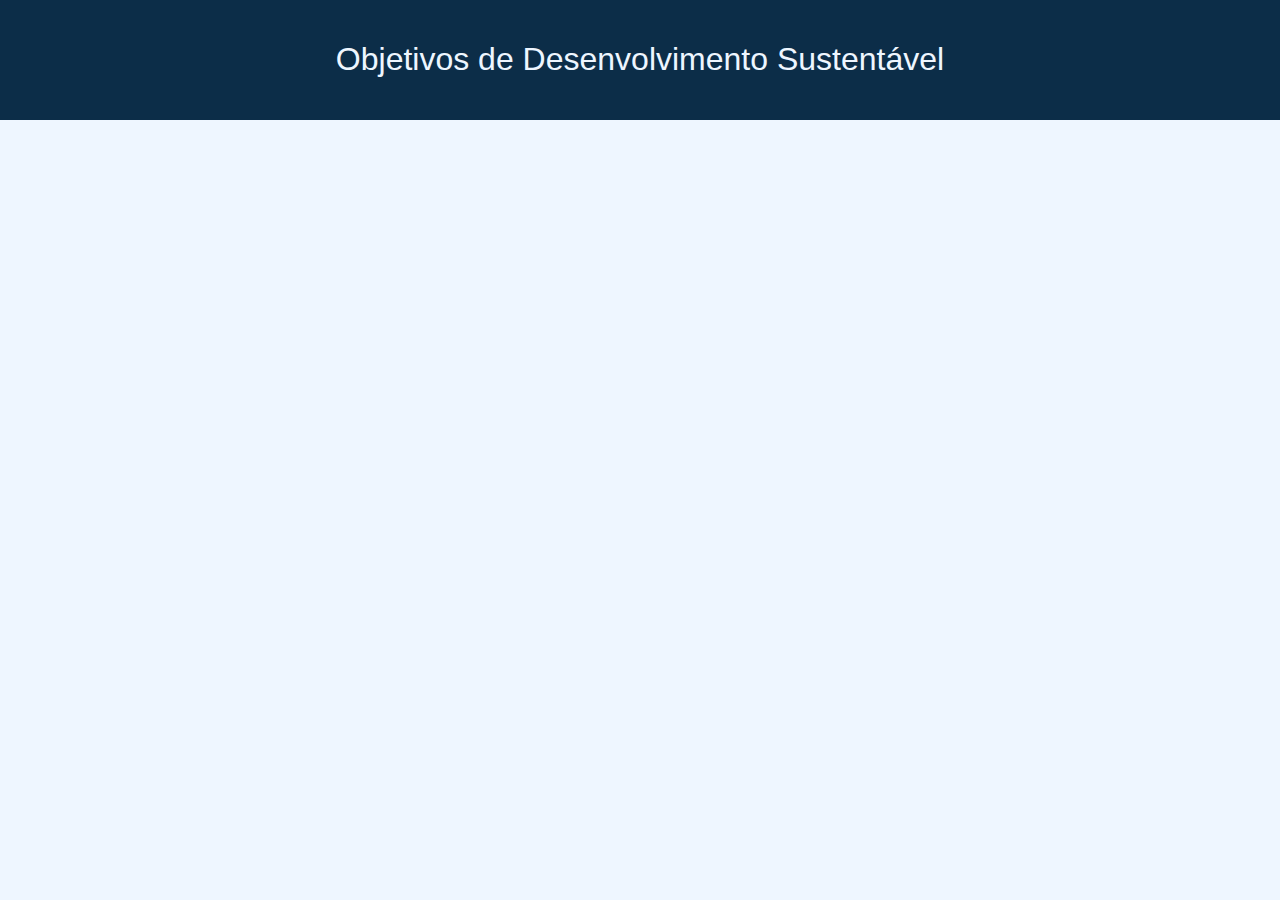
<file: index.html>
<!DOCTYPE html>
<html lang="en">
<head>
    <meta charset="UTF-8">
    <meta name="viewport" content="width=device-width, initial-scale=1.0">
    <link rel="stylesheet" href="index.css">
    <title>ODS</title>
</head>
<body>
    <header>
        <h1>Objetivos de Desenvolvimento Sustentável</h1>
    </header>
</body>
</html>
</file>
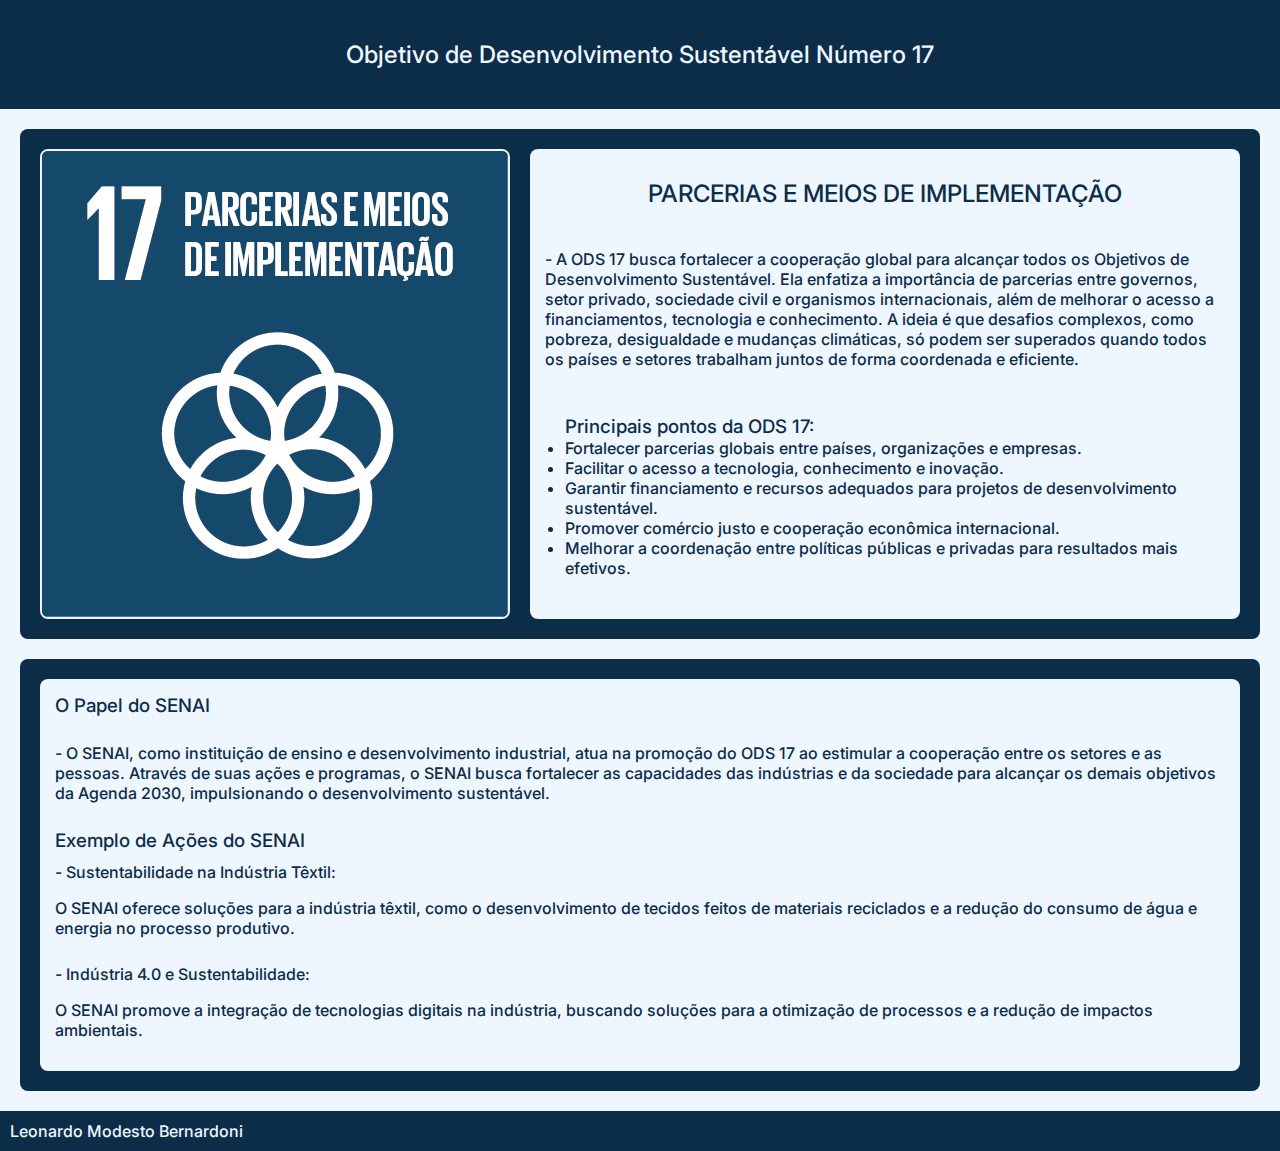
<file: ods17.html>
<!DOCTYPE html>
<html lang="en">
<head>
    <meta charset="UTF-8">
    <meta name="viewport" content="width=device-width, initial-scale=1.0">
    <link rel="preconnect" href="https://fonts.gstatic.com" crossorigin>
    <link href="https://fonts.googleapis.com/css2?family=Inter:ital,opsz,wght@0,14..32,100..900;1,14..32,100..900&display=swap" rel="stylesheet">
    <link rel="stylesheet" href="index.css">
    <title>ODS 17 - Leomb - Senai</title>
</head>
<body>
    <header>
        <h2>Objetivo de Desenvolvimento Sustentável Número 17</h2>
    </header>
    <main id="main-pg2">
        <div class="ods-container-pg2">
            <img src="images/ods17.png" alt="ods17">
            <div class="ods-container-2-pg2">
                <h2>PARCERIAS E MEIOS DE IMPLEMENTAÇÃO</h2>
                <p>- A ODS 17 busca fortalecer a cooperação global para alcançar todos os Objetivos de Desenvolvimento Sustentável. Ela enfatiza a importância de parcerias entre governos, setor privado, sociedade civil e organismos internacionais, além de melhorar o acesso a financiamentos, tecnologia e conhecimento. A ideia é que desafios complexos, como pobreza, desigualdade e mudanças climáticas, só podem ser superados quando todos os países e setores trabalham juntos de forma coordenada e eficiente.</p>
                <ul>
                    <h3>Principais pontos da ODS 17:</h3>
                    <li>Fortalecer parcerias globais entre países, organizações e empresas.</li>
                    <li>Facilitar o acesso a tecnologia, conhecimento e inovação.</li>
                    <li>Garantir financiamento e recursos adequados para projetos de desenvolvimento sustentável.</li>
                    <li>Promover comércio justo e cooperação econômica internacional.</li>
                    <li>Melhorar a coordenação entre políticas públicas e privadas para resultados mais efetivos.</li>
                </ul>
            </div>
        </div>
        <div class="ods-container-pg2" style="margin-top: 20px;">
            <div class="ods-container-2-pg2">
                <h3>O Papel do SENAI</h3>
                <p>- O SENAI, como instituição de ensino e desenvolvimento industrial, atua na promoção do ODS 17 ao estimular a cooperação entre os setores e as pessoas. 
                    Através de suas ações e programas, o SENAI busca fortalecer as capacidades das indústrias e da sociedade para alcançar os demais objetivos da Agenda 2030, impulsionando o desenvolvimento sustentável. </p>
                <h3>Exemplo de Ações do SENAI</h3>
                <span>
                    <h4>- Sustentabilidade na Indústria Têxtil:</h4>
                    <p>O SENAI oferece soluções para a indústria têxtil, como o desenvolvimento de tecidos feitos de materiais reciclados e a redução do consumo de água e energia no processo produtivo.</p>
                </span>
                <span>
                    <h4>- Indústria 4.0 e Sustentabilidade:</h4>
                    <p>O SENAI promove a integração de tecnologias digitais na indústria, buscando soluções para a otimização de processos e a redução de impactos ambientais.</p>
                </span>
            </div>
        </div>
    </main>
    <footer>Leonardo Modesto Bernardoni</footer>
</body>
</html>
</file>
<file: index.css>
* {
  font-family: "Inter", sans-serif;
  font-optical-sizing: auto;
  font-weight: 500;
  font-style: normal;
}

.ods-container {
  display: flex;
  flex-wrap: wrap;
  justify-content: center;
  gap: 20px;
  padding: 20px;
}

.ods {
  background-color: #eef6ff;
  border: #0C2D48 2px solid;
  text-align: center;
  border-radius: 8px;
  cursor: pointer;
  width: 15%;
  box-shadow: 2px 2px 8px rgba( 0, 0, 0, 0.1);
  transition: transform 0.2s;
  padding: 8px;
  background-color: #0C2D48;
  color: #eef6ff;
}

.ods img {
  width: 100%;
  border-radius: 8px;
}

.ods p {
margin-top: 10px;
margin-bottom: 3px;
font-size: larger;
}

.ods:hover {
  transform: scale(1.05);
}

body {
    margin: 0px;
    background-color: #eef6ff;
    color: #0C2D48;
}

header {
  background-color: #0C2D48;
  color: #eef6ff;
  padding: 20px;
  text-align: center;
}

footer {
  background-color: #0C2D48;
  color: #eef6ff;
  padding: 10px;
}

.ods-container-pg2 {
  padding: 20px;
  border-radius: 8px;
  background-color: #0C2D48;
  display: flex;
  gap: 20px;
}

.ods-container-pg2 img {
  border-radius: 8px;
  border: #eef6ff 2px solid;
}

#main-pg2 {
  padding: 20px;
}

.ods-container-2-pg2 {
  display: flex;
  flex-grow: 1;
  gap: 10px;
  flex-direction: column;
}

.ods-container-2-pg2 h2 {
  background-color: #eef6ff;
  color: #0C2D48;
  padding: 15px;
  border-radius: 8px;
  text-align: center;
  margin: 0;
  height: fit-content;
}

.ods-container-2-pg2 {
  background-color: #eef6ff;
  border-radius: 8px;
  padding: 15px;
  flex-grow: inherit;
  margin: 0;
  color: #0C2D48;
}

.ods-container-2-pg2 ul {
  background-color: #eef6ff;
  color: #0C2D48;
  padding: 20px;
  border-radius: 8px;
  margin: 0;
}

.ods-container-2-pg2 ul h3 {
  margin-top: 0;
}

h3 {
  margin: 0px;
}

h4 {
  margin: 0px;
}
</file>
